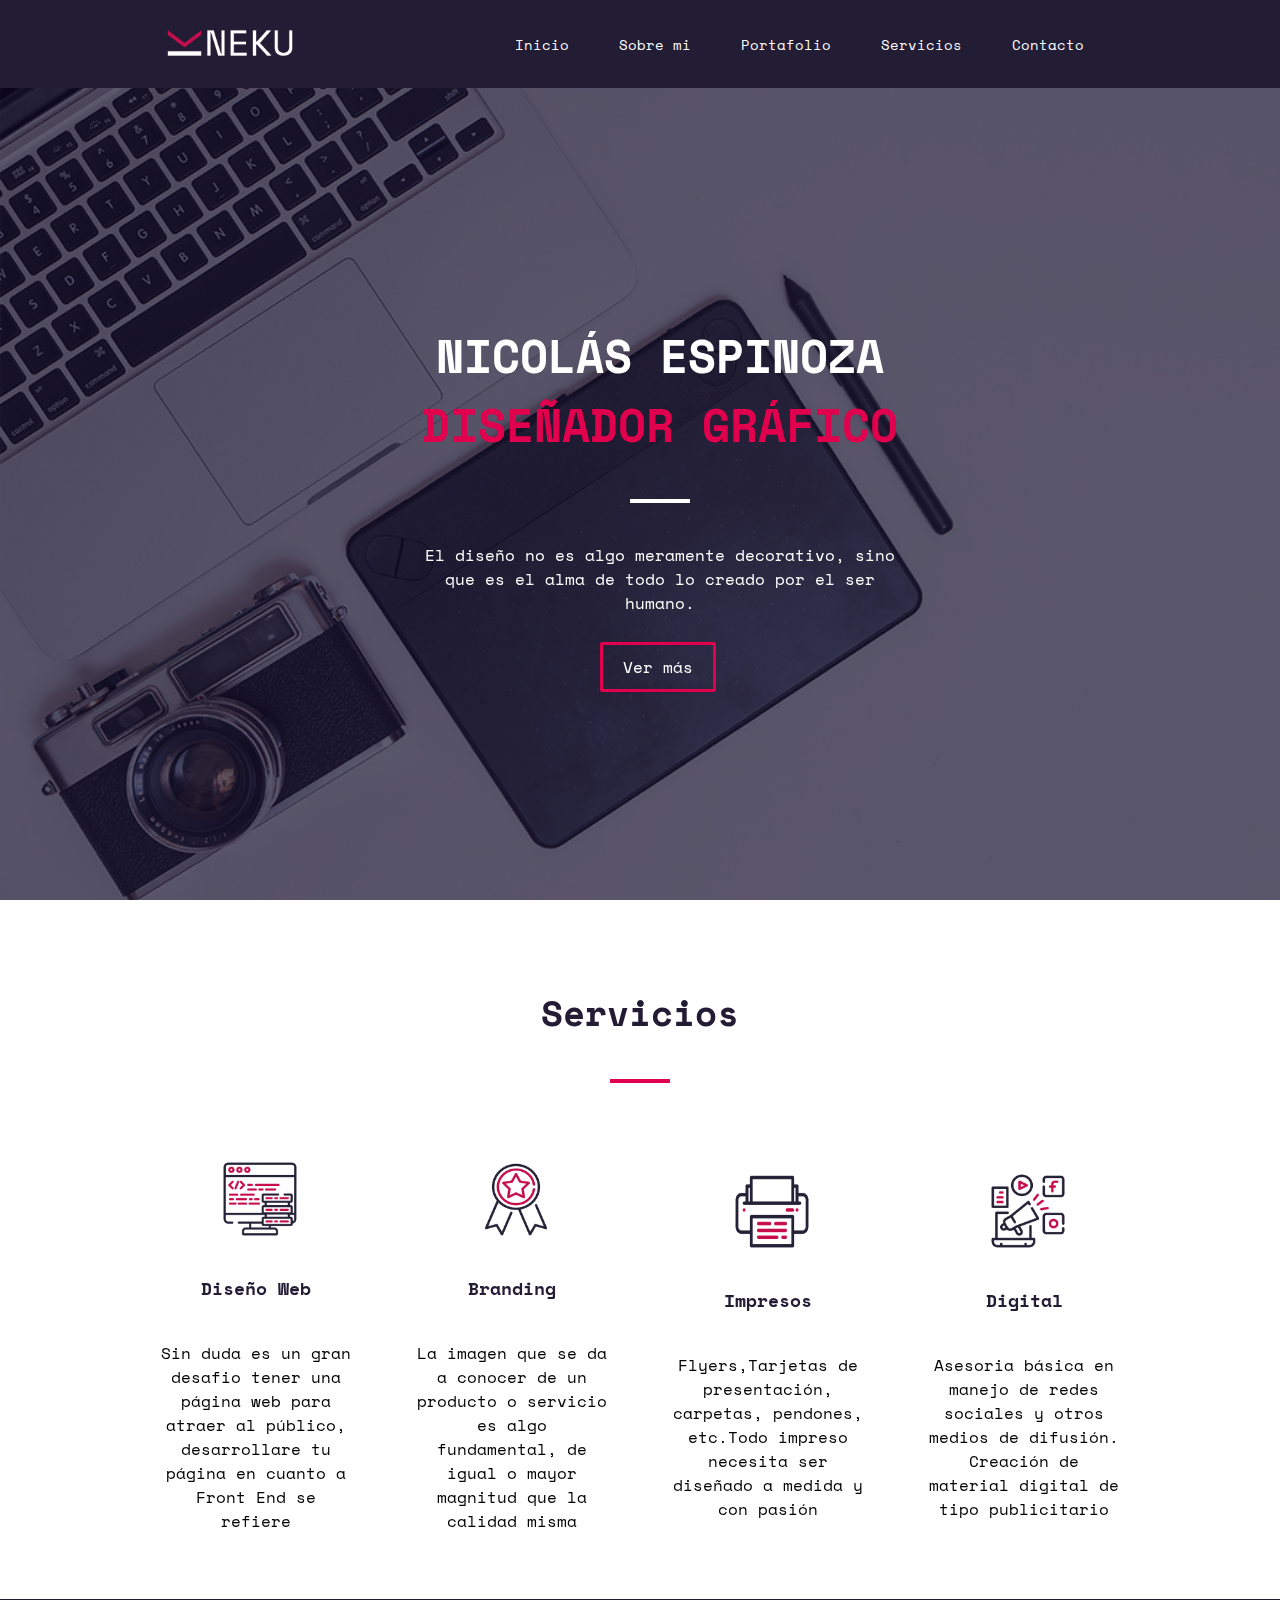
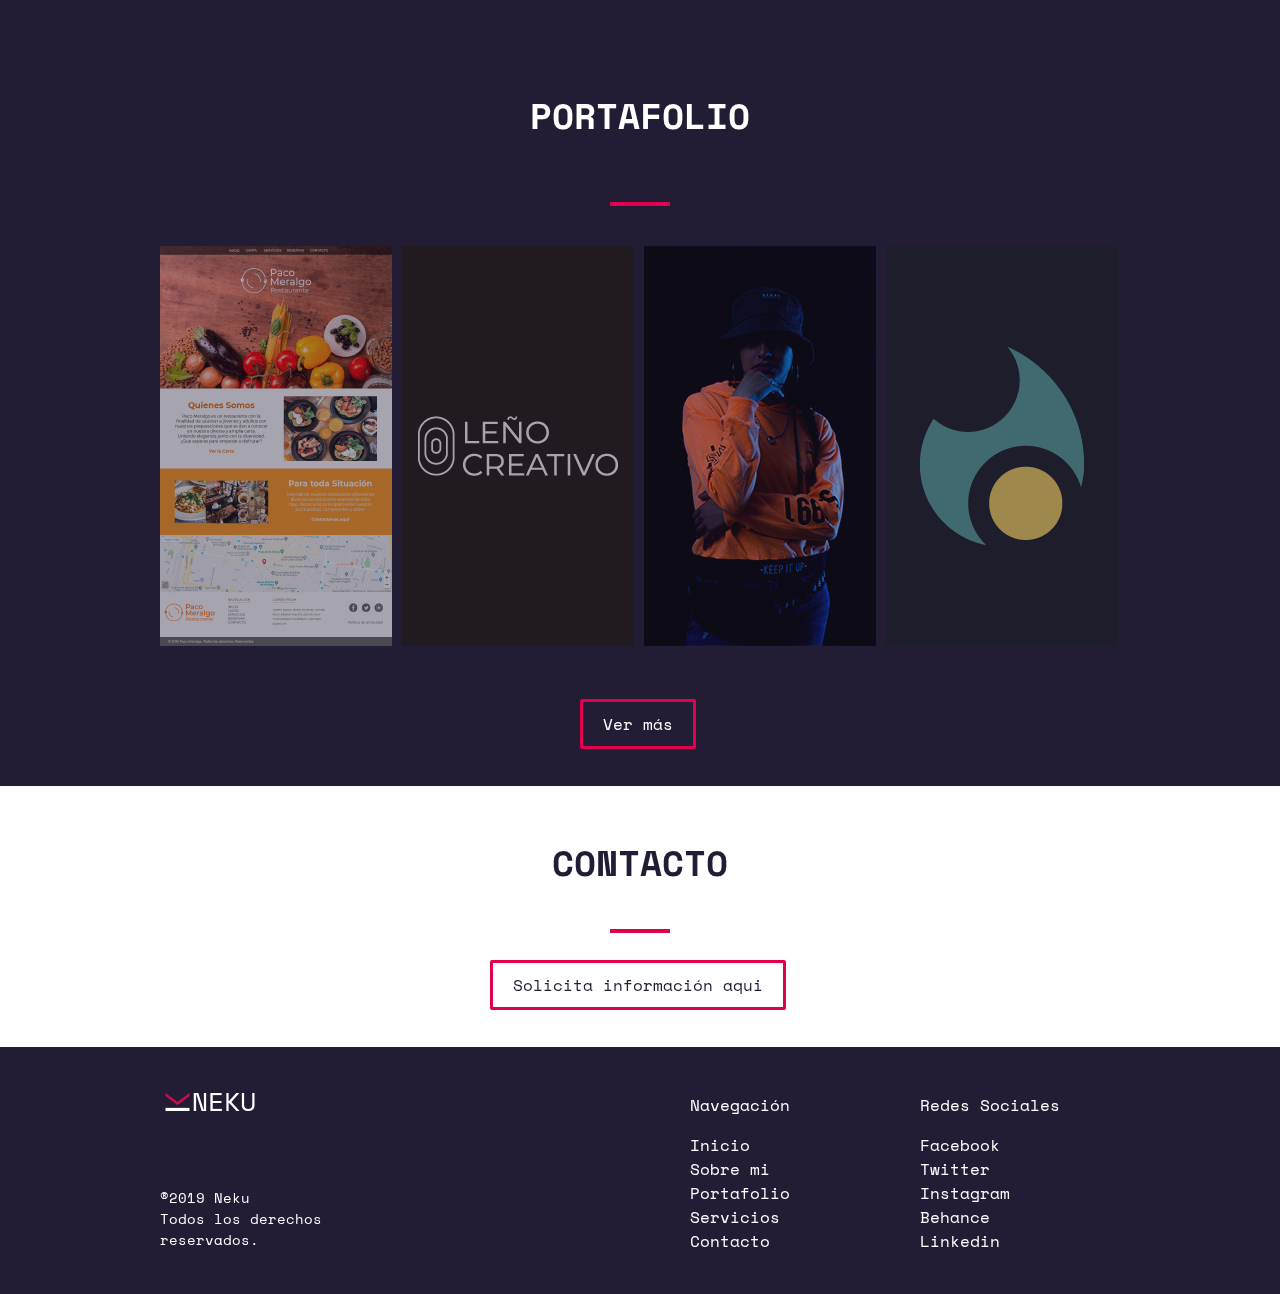
<file: index.html>
<!doctype html>
<html>
<head>
<meta charset="utf-8">
<title>Neku | Diseñador Gráfico</title>
    <link href="css/style.css" rel="stylesheet">
	<link href="https://fonts.googleapis.com/css?family=Space+Mono&display=swap" rel="stylesheet">
</head>

<body>
	
	<header>
		<div class="header_container">
			<div class="logo">
				<img src="img/LogoNeku.png" alt="#">
			</div>
			<nav>
				<ul>
					<li><a href="index.html">Inicio</a></li>
					<li><a href="sobremi.html">Sobre mi</a></li>
					<li><a href="portafolio.html">Portafolio</a></li>
					<li><a href="servicios.html">Servicios</a></li>
					<li><a href="contacto.html">Contacto</a></li>
				</ul>
			</nav>
		</div>
	</header>
	
	<div class="big_container">
		<div class="slider">
			<ul>
				<li><img src="img/1.jpg" alt="#"></li>
				<li><img src="img/2.jpg" alt="#"></li>
				<li><img src="img/4.jpg" alt="#"></li>
				<li><img src="img/3.jpg" alt="#"></li>
			</ul>
			
			<div class="texto_slider">
				<div class="text_slide">
					<h1>NICOLÁS ESPINOZA</h1>
					<h2>DISEÑADOR GRÁFICO</h2>
					<div class="barra1">
						<div class="barrita1">
							<!--Separación barra blanca-->
						</div>
					</div>
					<p>El diseño no es algo meramente decorativo, sino que es el alma de todo lo creado por el ser humano.</p>
					<div class="botton_slide">
						<a href="sobremi.html">Ver más</a>
					</div>
				</div>
			</div>
		</div>		
		
		<div class="servicios_inicio">
			<div class="servicioini_centro">
				<div class="servi_titulo">
					<h3>Servicios</h3>
				</div>
				<div class="barrita_servicioini">
					<!--Barra-->
				</div>
				<div class="servicioini_iconos">
					<div class="icono"> 
						<figure class="Web">
							<img src="img/ico1.png" alt="">
						</figure>
						<h4>Diseño Web</h4>
						<p>Sin duda es un gran desafio tener una página web para atraer al público, desarrollare tu página en cuanto a Front End se refiere</p>
					</div>
					<div class="icono"> 
						<figure class="Branding">
							<img src="img/ico2.png" alt="">
						</figure>
						<h4>Branding</h4>
						<p>La imagen que se da a conocer de un producto o servicio es algo fundamental, de igual o mayor magnitud que la calidad misma</p>
					</div>
					<div class="icono"> 
						<figure class="Impresos">
							<img src="img/ico3.png" alt="">
						</figure>
						<h4>Impresos</h4>
						<p>Flyers,Tarjetas de presentación, carpetas, pendones, etc.Todo impreso necesita ser diseñado a medida y con pasión</p>
					</div>
					<div class="icono"> 
						<figure class="Digital">
							<img src="img/ico4.png" alt="">
						</figure>
						<h4>Digital</h4>
						<p>Asesoria básica en manejo de redes sociales y otros medios de difusión. Creación de material digital de tipo publicitario</p>
					</div>
				</div>
			</div>
		</div>
		
		<div class="portafolio_container">
			<div class="porta_center">
				<h5>PORTAFOLIO</h5>
				<div class="barritaportafolio">
					<!--Barra-->
				</div>
				<div class="imgporta4">
					<img src="img/Porta1.png" alt="#">
					<img src="img/Porta2.png" alt="#">
					<img src="img/img_01.jpg" alt="#">
					<img src="img/Porta4.png" alt="#">
				</div>
				<div class="boton_portafolio">
					<a href="#">Ver más</a>
				</div>
			</div>
		</div>
		
		<div class="contacto_container">
			<div class="contacto_centro">
				<h6>CONTACTO</h6>
				<div class="barrita_contacto">
					<!--Barra-->
				</div>
				<div class="boton_contacto">
					<a href="contacto.html">Solicita información aqui</a>
				</div>
			</div>
		</div>
		
		<footer>
			<div class="footer_centro">
				<div class="footer_izq">
					<img src="img/LogoNeku.png" alt="#">
					<p>®2019 Neku <br> Todos los derechos reservados.</p>
				</div>
				<div class="footer_medio">
					<p>Navegación</p>
					<ul>
						<li><a href="index.html">Inicio</a></li>
						<li><a href="sobremi.html">Sobre mi</a></li>
						<li><a href="portafolio.html">Portafolio</a></li>
						<li><a href="servicios.html">Servicios</a></li>
						<li><a href="contacto.html">Contacto</a></li>
					</ul>
				</div>
				<div class="footer_derecha">
				    <p>Redes Sociales</p>
					<ul>
						<li><a href="#">Facebook</a></li>
						<li><a href="#">Twitter</a></li>
						<li><a href="#">Instagram</a></li>
						<li><a href="#">Behance</a></li>
						<li><a href="#">Linkedin</a></li>
					</ul>
				</div>
			</div>
		</footer>
		
	</div>
</body>
</html>
</file>
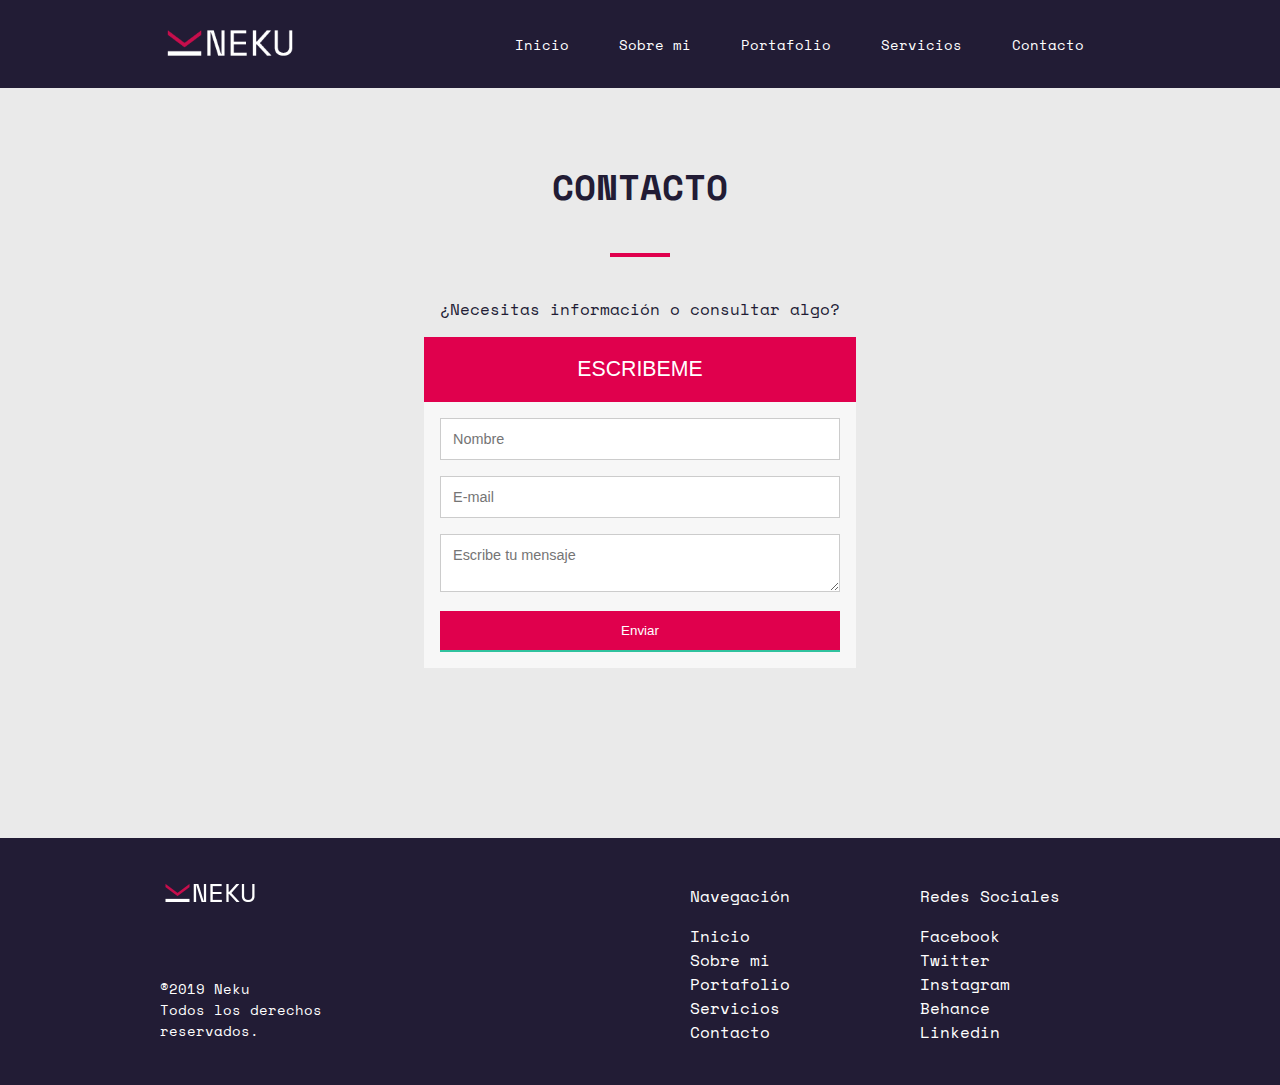
<file: contacto.html>
<!doctype html>
<html>
<head>
<meta charset="utf-8">
<title>Neku | Diseñador Gráfico</title>
    <link href="css/style.css" rel="stylesheet">
	<link href="https://fonts.googleapis.com/css?family=Space+Mono&display=swap" rel="stylesheet">
</head>

<body>
	<header>
		<div class="header_container">
			<div class="logo">
				<img src="img/LogoNeku.png" alt="#">
			</div>
			<nav>
				<ul>
					<li><a href="index.html">Inicio</a></li>
					<li><a href="sobremi.html">Sobre mi</a></li>
					<li><a href="portafolio.html">Portafolio</a></li>
					<li><a href="servicios.html">Servicios</a></li>
					<li><a href="contacto.html">Contacto</a></li>
				</ul>
			</nav>
		</div>
	</header>
	<div class="big_container">
		<div class="contacto">
			<div class="contacto_centrado">
				<div class="contactotexto">
					<h1>CONTACTO</h1>
					<div class="barritacontacto">
						<!--barra separadora-->
					</div>
					<p>¿Necesitas información o consultar algo?</p>
				</div>
				<div class="formulario">
				<h1>ESCRIBEME</h1>
					<form>
						<input type="text" name="field1" placeholder="Nombre" />
						<input type="email" name="field2" placeholder="E-mail" />
						<textarea name="field3" placeholder="Escribe tu mensaje"></textarea>
						<input type="submit" value="Enviar" />
					</form>
				</div>
			</div>
		</div>
			
		<footer>
			<div class="footer_centro">
				<div class="footer_izq">
					<img src="img/LogoNeku.png" alt="#">
					<p>®2019 Neku <br> Todos los derechos reservados.</p>
				</div>
				<div class="footer_medio">
					<p>Navegación</p>
					<ul>
						<li><a href="index.html">Inicio</a></li>
						<li><a href="sobremi.html">Sobre mi</a></li>
						<li><a href="portafolio.html">Portafolio</a></li>
						<li><a href="servicios.html">Servicios</a></li>
						<li><a href="contacto.html">Contacto</a></li>
					</ul>
				</div>
				<div class="footer_derecha">
				    <p>Redes Sociales</p>
					<ul>
						<li><a href="#">Facebook</a></li>
						<li><a href="#">Twitter</a></li>
						<li><a href="#">Instagram</a></li>
						<li><a href="#">Behance</a></li>
						<li><a href="#">Linkedin</a></li>
					</ul>
				</div>
			</div>
		</footer>
		</div>
</body>
</html>
</file>
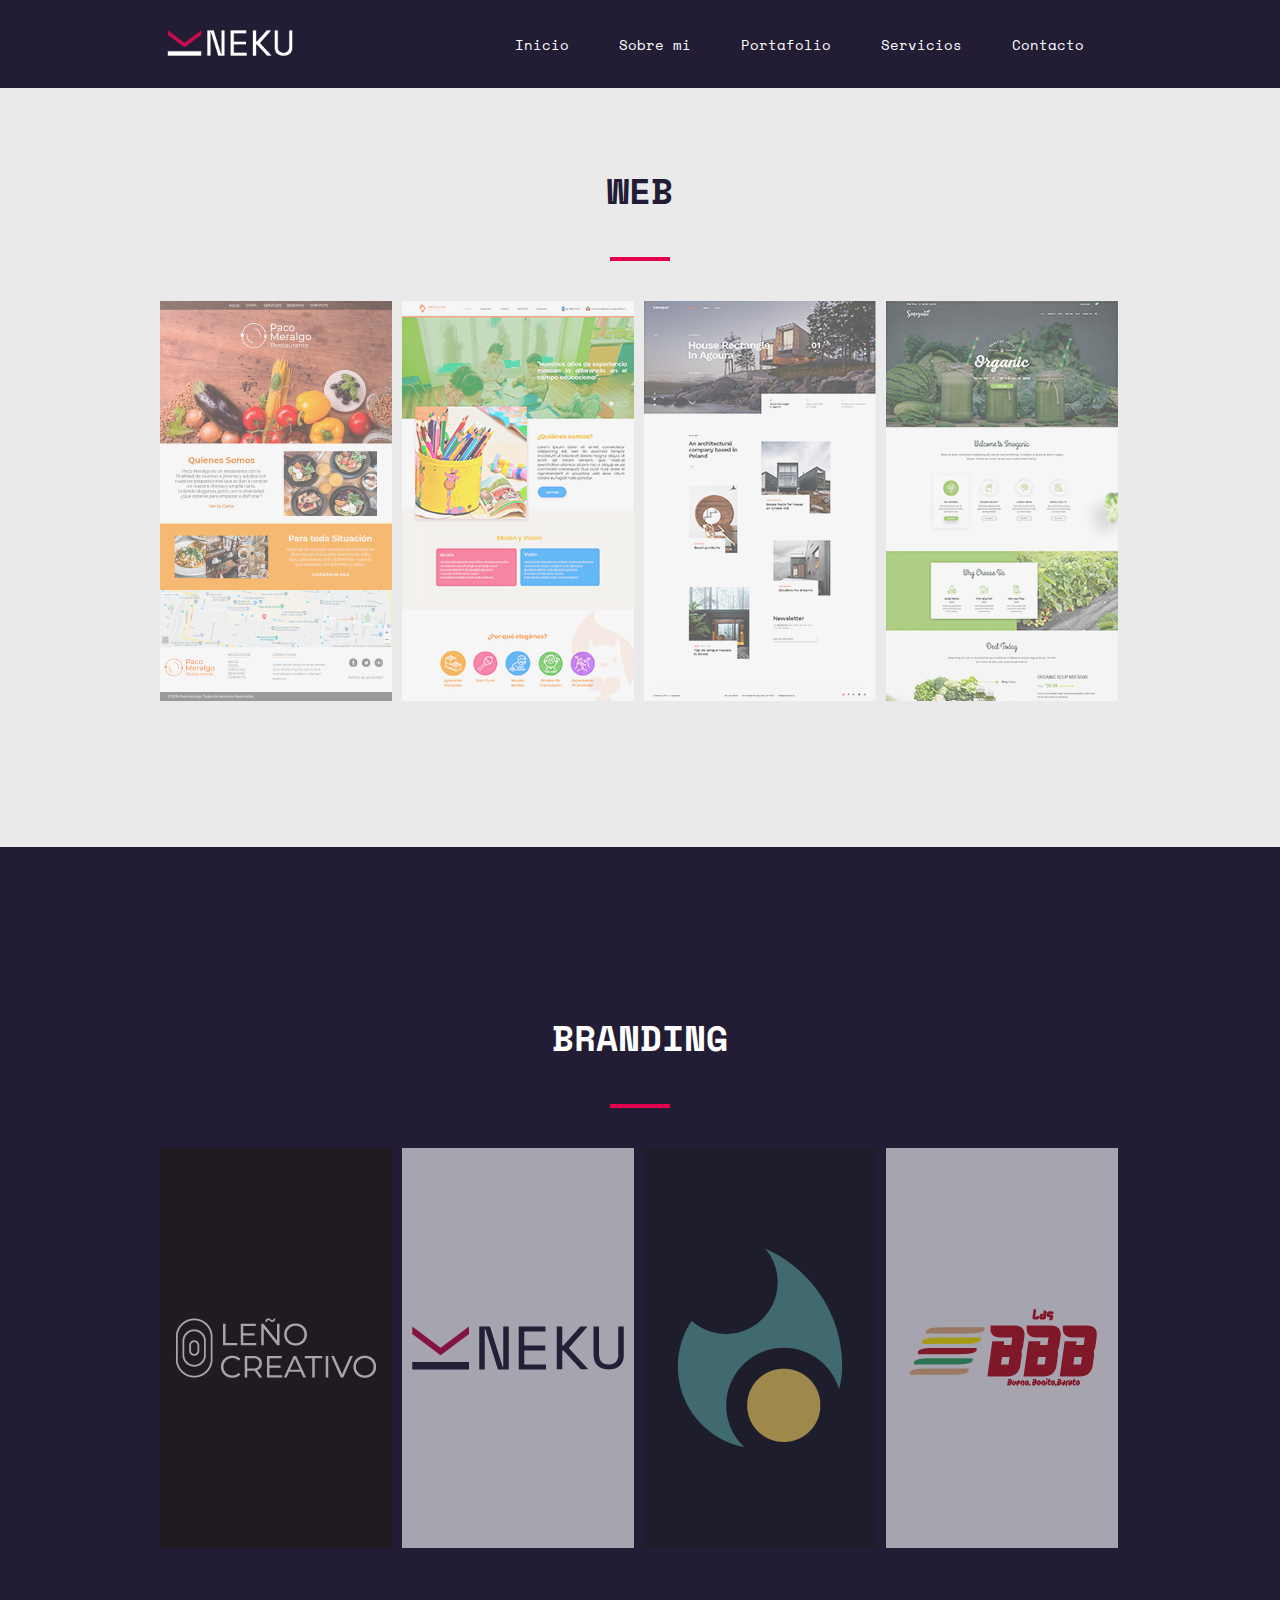
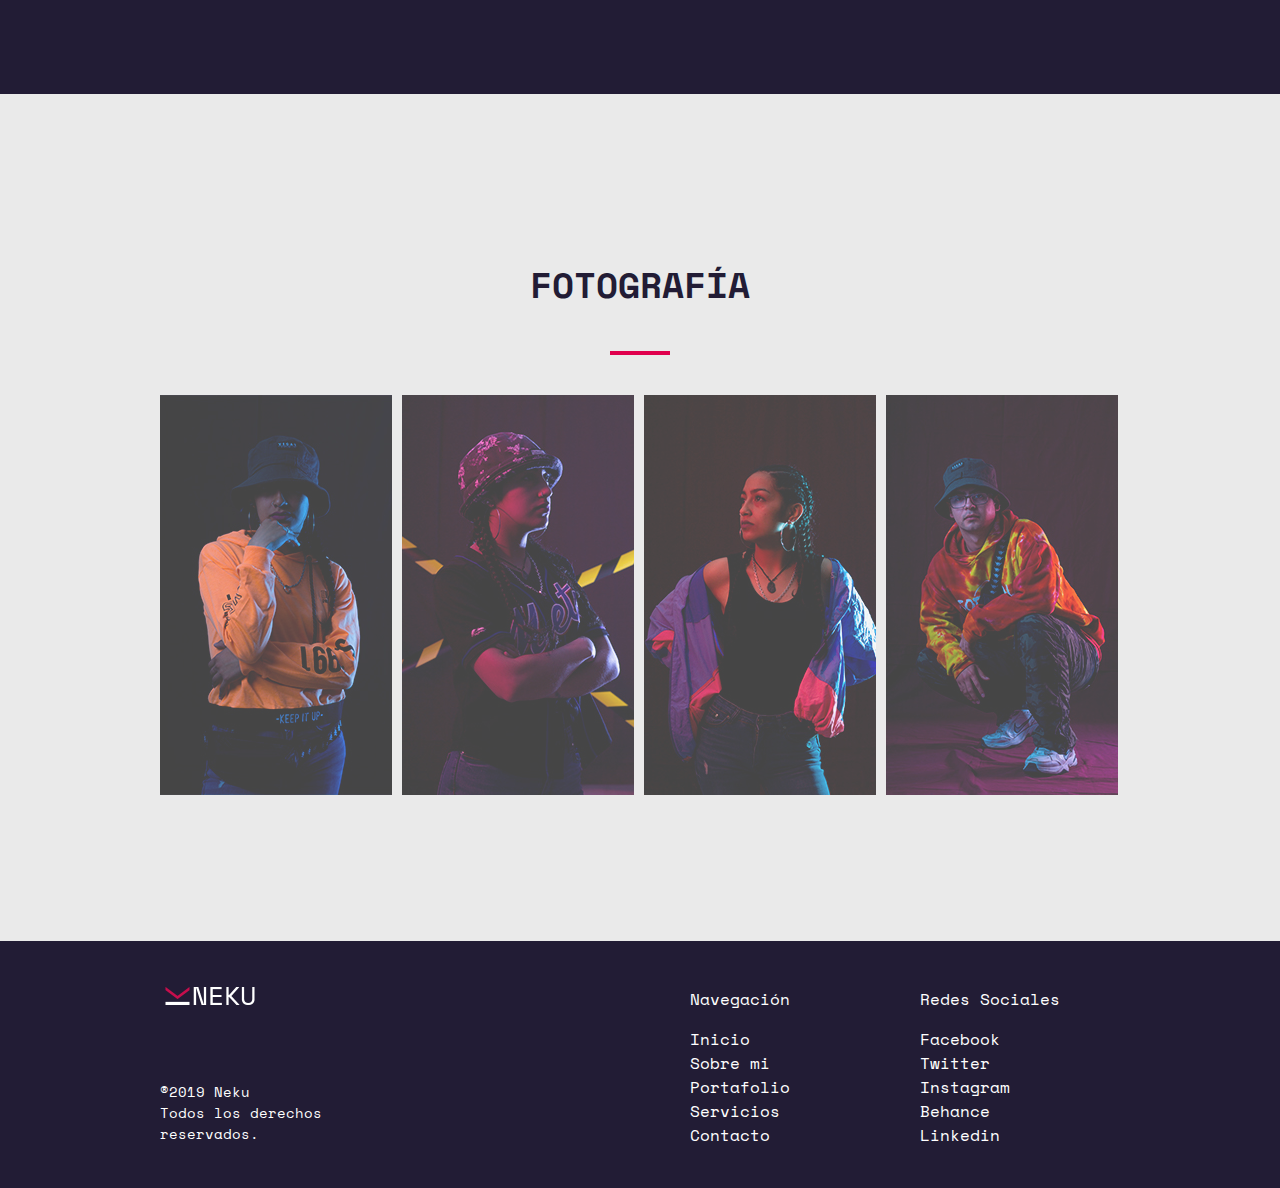
<file: portafolio.html>
<!doctype html>
<html>
<head>
<meta charset="utf-8">
<title>Neku | Diseñador Gráfico</title>
    <link href="css/style.css" rel="stylesheet">
	<link href="https://fonts.googleapis.com/css?family=Space+Mono&display=swap" rel="stylesheet">
</head>

<body>
	<header>
		<div class="header_container">
			<div class="logo">
				<img src="img/LogoNeku.png" alt="#">
			</div>
			<nav>
				<ul>
					<li><a href="index.html">Inicio</a></li>
					<li><a href="sobremi.html">Sobre mi</a></li>
					<li><a href="portafolio.html">Portafolio</a></li>
					<li><a href="servicios.html">Servicios</a></li>
					<li><a href="contacto.html">Contacto</a></li>
				</ul>
			</nav>
		</div>
	</header>
	<div class="big_container">
			<div class="portweb">
			<div class="portweb_centro">
					<h1>WEB</h1>
					<div class="barritaportweb">
						<!--Barra separadora portafolio-->
					</div>
					<div class="imgweb4">
						<img src="img/Porta1.png" alt="#">
						<img src="img/img_02.jpg" alt="#">
						<img src="img/img_04.jpg" alt="#">
						<img src="img/img_03.jpg" alt="#">
					</div>
			</div>
		</div>
		<div class="portbrand">
			<div class="portbrand_centro">
					<h1>BRANDING</h1>
					<div class="barritaportbrand">
						<!--Barra separadora portafolio-->
					</div>
					<div class="imgportbrand">
						<img src="img/Porta2.png" alt="#">
						<img src="img/Porta3.png" alt="#">
						<img src="img/Porta4.png" alt="#">
						<img src="img/img_05.jpg" alt="#">
					</div>
			</div>
		</div>
		<div class="portfoto">
			<div class="portfoto_centro">
					<h1>FOTOGRAFÍA</h1>
					<div class="barritaportfoto">
						<!--Barra separadora portafolio-->
					</div>
					<div class="imgportfoto">
						<img src="img/img_01.jpg" alt="#">
						<img src="img/img_06.jpg" alt="#">
						<img src="img/img_07.jpg" alt="#">
						<img src="img/img_08.jpg" alt="#">
					</div>
			</div>
		</div>
		<footer>
			<div class="footer_centro">
				<div class="footer_izq">
					<img src="img/LogoNeku.png" alt="#">
					<p>®2019 Neku <br> Todos los derechos reservados.</p>
				</div>
				<div class="footer_medio">
					<p>Navegación</p>
					<ul>
						<li><a href="index.html">Inicio</a></li>
						<li><a href="sobremi.html">Sobre mi</a></li>
						<li><a href="portafolio.html">Portafolio</a></li>
						<li><a href="servicios.html">Servicios</a></li>
						<li><a href="contacto.html">Contacto</a></li>
					</ul>
				</div>
				<div class="footer_derecha">
				    <p>Redes Sociales</p>
					<ul>
						<li><a href="#">Facebook</a></li>
						<li><a href="#">Twitter</a></li>
						<li><a href="#">Instagram</a></li>
						<li><a href="#">Behance</a></li>
						<li><a href="#">Linkedin</a></li>
					</ul>
				</div>
			</div>
		</footer>
		</div>
</body>
</html>
</file>
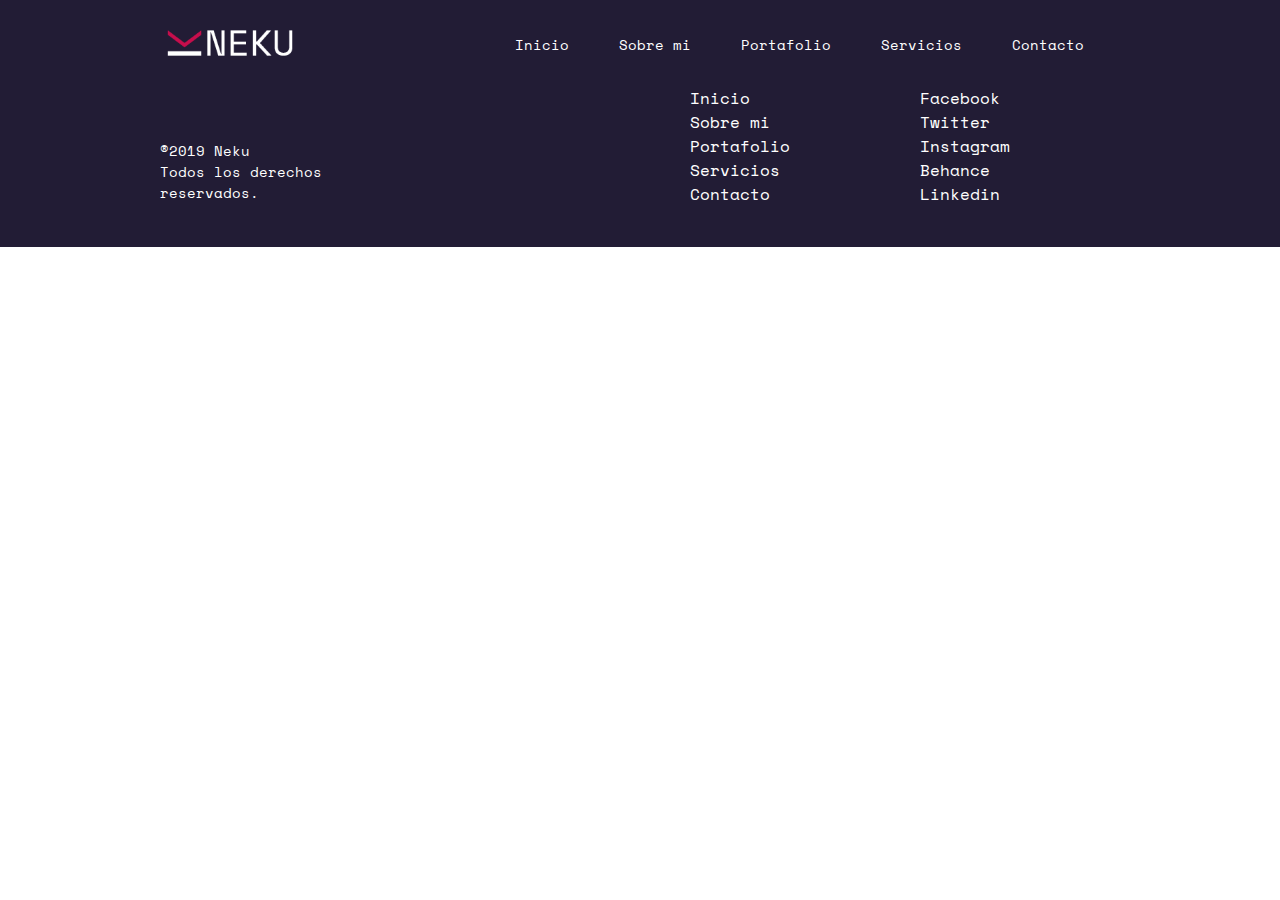
<file: servicios.html>
<!doctype html>
<html>
<head>
<meta charset="utf-8">
<title>Neku | Diseñador Gráfico</title>
    <link href="css/style.css" rel="stylesheet">
	<link href="https://fonts.googleapis.com/css?family=Space+Mono&display=swap" rel="stylesheet">
</head>

<body>
	<header>
		<div class="header_container">
			<div class="logo">
				<img src="img/LogoNeku.png" alt="#">
			</div>
			<nav>
				<ul>
					<li><a href="index.html">Inicio</a></li>
					<li><a href="sobremi.html">Sobre mi</a></li>
					<li><a href="portafolio.html">Portafolio</a></li>
					<li><a href="servicios.html">Servicios</a></li>
					<li><a href="contacto.html">Contacto</a></li>
				</ul>
			</nav>
		</div>
	</header>
	<div class="big_container">
			
		<footer>
			<div class="footer_centro">
				<div class="footer_izq">
					<img src="img/LogoNeku.png" alt="#">
					<p>®2019 Neku <br> Todos los derechos reservados.</p>
				</div>
				<div class="footer_medio">
					<p>Navegación</p>
					<ul>
						<li><a href="index.html">Inicio</a></li>
						<li><a href="sobremi.html">Sobre mi</a></li>
						<li><a href="portafolio.html">Portafolio</a></li>
						<li><a href="servicios.html">Servicios</a></li>
						<li><a href="contacto.html">Contacto</a></li>
					</ul>
				</div>
				<div class="footer_derecha">
				    <p>Redes Sociales</p>
					<ul>
						<li><a href="#">Facebook</a></li>
						<li><a href="#">Twitter</a></li>
						<li><a href="#">Instagram</a></li>
						<li><a href="#">Behance</a></li>
						<li><a href="#">Linkedin</a></li>
					</ul>
				</div>
			</div>
		</footer>
		</div>
</body>
</html>
</file>
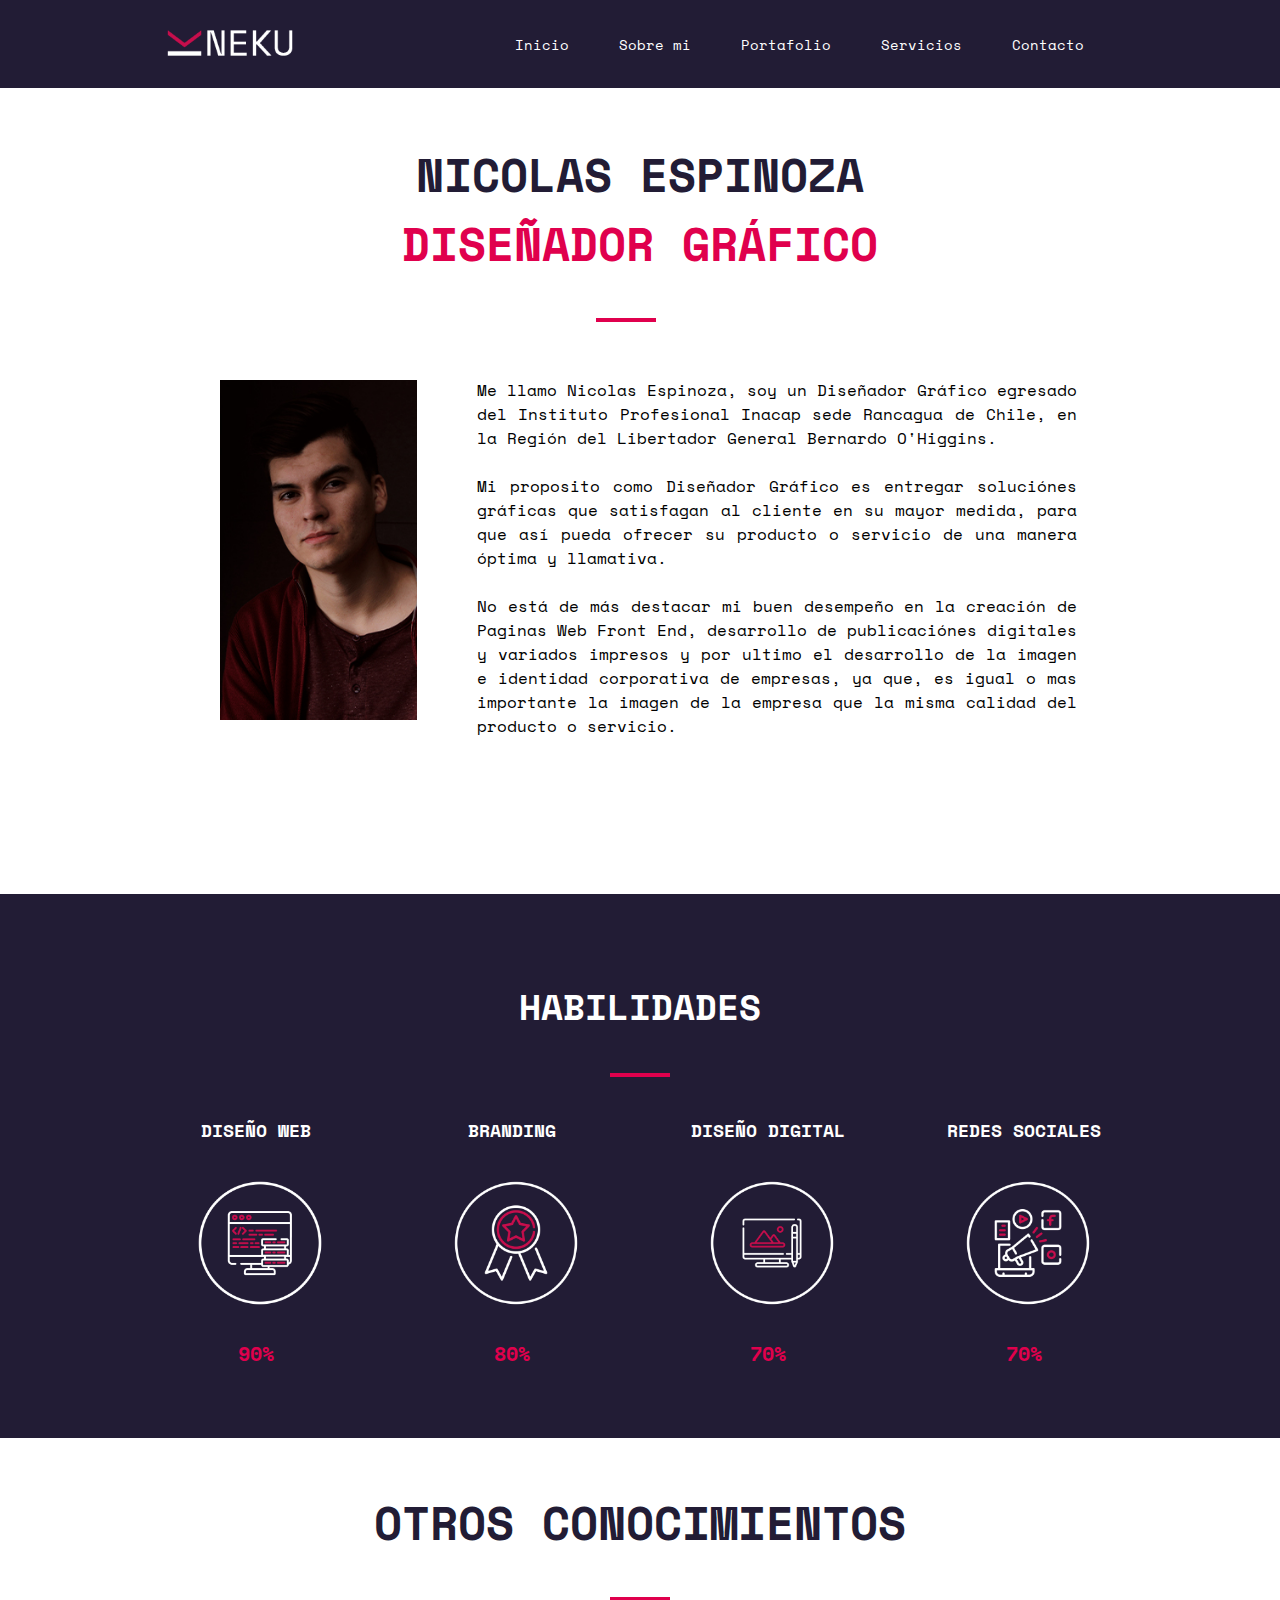
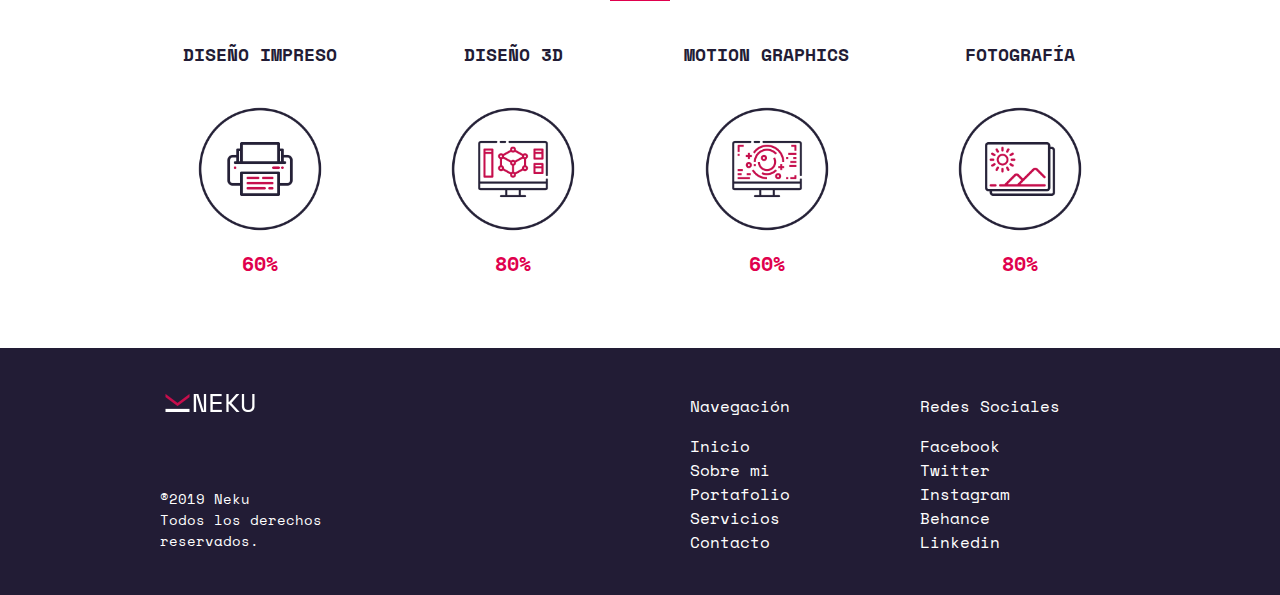
<file: sobremi.html>
<!doctype html>
<html>
<head>
<meta charset="utf-8">
<title>Neku | Sobre mi</title>
    <link href="css/style.css" rel="stylesheet">
	<link href="https://fonts.googleapis.com/css?family=Space+Mono&display=swap" rel="stylesheet">
</head>

<body>
	<header>
		<div class="header_container">
			<div class="logo">
				<img src="img/LogoNeku.png" alt="#">
			</div>
			<nav>
				<ul>
					<li><a href="index.html">Inicio</a></li>
					<li><a href="sobremi.html">Sobre mi</a></li>
					<li><a href="portafolio.html">Portafolio</a></li>
					<li><a href="servicios.html">Servicios</a></li>
					<li><a href="contacto.html">Contacto</a></li>
				</ul>
			</nav>
		</div>
	</header>
	<div class="big_container">
		<div class="sobremi_principal">
			<div class="sobremi_centro">
					<h1>NICOLAS ESPINOZA</h1>
					<h2>DISEÑADOR GRÁFICO</h2>
					<div class="barrita_nico">
						<!--Barrita separadora nico-->
					</div>
					<div class="abajo_nico">
						<div class="foto_nico">
							<img src="img/Sobremi.jpg" alt="#">
						</div>
						<div class="texto_sobremi">
							<p>Me llamo Nicolas Espinoza, soy un Diseñador Gráfico egresado del Instituto Profesional Inacap sede Rancagua de Chile, en la Región del Libertador General Bernardo O'Higgins.<br>
								<br>Mi proposito como Diseñador Gráfico es entregar soluciónes gráficas que satisfagan al cliente en su mayor medida, para que así pueda ofrecer su producto o servicio de una manera óptima y llamativa.<br>
								<br>
								No está de más destacar mi buen desempeño en la creación de Paginas Web Front End, desarrollo de publicaciónes digitales y variados impresos y por ultimo el desarrollo de la imagen e identidad corporativa de empresas, ya que, es igual o mas importante la imagen de la empresa que la misma calidad del producto o servicio.
							</p>
						</div>
					</div>
		</div>
		</div>
		<div class="habilidades">
					<div class="habilidades_centro">
						<div class="habilidades_titulo">
							<h3>HABILIDADES</h3>
						</div>
						<div class="barrita_habilidades">
							<!--Barra separadora-->
						</div>
						<div class="habilidades_iconos">
							<div class="icono">
								<h4>DISEÑO WEB</h4>
						<figure class="diseñoweb">
							<img src="img/Sobremi_01.png" alt="">
						</figure>
						
						<p>90%</p>
					</div>
					<div class="icono"> 
						<h4>BRANDING</h4>
						<figure class="redessociales">
							<img src="img/Sobremi_02.png" alt="">
						</figure>
						
						<p>80%</p>
					</div>
					<div class="icono"> 
						<h4>DISEÑO DIGITAL</h4>
						<figure class="diseñodigital">
							<img src="img/Sobremi_03.png" alt="">
						</figure>
						
						<p>70%</p>
					</div>
					<div class="icono"> 
						<h4>REDES SOCIALES</h4>
						<figure class="redessociales">
							<img src="img/Sobremi_04.png" alt="">
						</figure>
						
						<p>70%</p>
					</div>
						</div>
			</div>
				</div>
		<div class="conocimientos">
			<div class="conocimientos_centro">
				<div class="conocimientos_titulo">
							<h5>OTROS CONOCIMIENTOS</h5>
						</div>
						<div class="barrita_conocimientos">
							<!--Barra separadora-->
						</div>
						<div class="conocimientos_iconos">
							<div class="icono">
								<h6>DISEÑO IMPRESO</h6>
						<figure class="diseñoweb">
							<img src="img/hab_01.png" alt="">
						</figure>
						
						<p>60%</p>
					</div>
					<div class="icono"> 
						<h6>DISEÑO 3D</h6>
						<figure class="redessociales">
							<img src="img/hab_02.png" alt="">
						</figure>
						
						<p>80%</p>
					</div>
					<div class="icono"> 
						<h6>MOTION GRAPHICS</h6>
						<figure class="diseñodigital">
							<img src="img/hab_03.png" alt="">
						</figure>
						
						<p>60%</p>
					</div>
					<div class="icono"> 
						<h6>FOTOGRAFÍA</h6>
						<figure class="redessociales">
							<img src="img/hab_04.png" alt="">
						</figure>
						
						<p>80%</p>
					</div>
						</div>
			</div>
		</div>
		<footer>
			<div class="footer_centro">
				<div class="footer_izq">
					<img src="img/LogoNeku.png" alt="#">
					<p>®2019 Neku <br> Todos los derechos reservados.</p>
				</div>
				<div class="footer_medio">
					<p>Navegación</p>
					<ul>
						<li><a href="index.html">Inicio</a></li>
						<li><a href="sobremi.html">Sobre mi</a></li>
						<li><a href="portafolio.html">Portafolio</a></li>
						<li><a href="#">Servicios</a></li>
						<li><a href="#">Contacto</a></li>
					</ul>
				</div>
				<div class="footer_derecha">
				    <p>Redes Sociales</p>
					<ul>
						<li><a href="#">Facebook</a></li>
						<li><a href="#">Twitter</a></li>
						<li><a href="#">Instagram</a></li>
						<li><a href="#">Behance</a></li>
						<li><a href="#">Linkedin</a></li>
					</ul>
				</div>
			</div>
		</footer>
	</div>
</body>
</html>
</file>
<file: css/style.css>
@charset "utf-8";
/* CSS Document */
/*font-family: 'Space Mono', monospace;*/

body {
	margin: 0;
	padding: 0;
	font-family: 'Space Mono', monospace;
}
header{
	background-color: #221C35;
	width: 100%;
	position: fixed;
	z-index: 1043;
}
header .header_container{
	margin: 0px auto;
	width: 960px;
	display: flex;
	flex-direction: row;
	align-content: center;
}
header .header_container .logo{
	width: 140px;
	display: inline-block;
	vertical-align: top;
	margin-top: 8px;
}

header .header_container .logo img{
	width: 140px;
}

header .header_container nav{
	display: inline-flex;
	padding: 16px;
	align-items: center;
	margin-left: auto;
}

header .header_container nav ul li{
	display: inline-block;
	vertical-align: top;
}

header .header_container nav ul li a{
	font-size: 14px;
	color: white;
	text-decoration: none;
	padding: 10px 20px;
	transition: color .5s ease-out;
}

header .header_container nav ul li a:hover{
	color: #E0004D;
}

.big_container {
	margin: 0;
	padding: 0;
}
.big_container .slider{
	margin: 0 auto;
	padding: 0 auto;
	width: 100%;
	overflow: hidden;
	position: relative;
}
.big_container .slider ul{
	padding: 0;
	display: flex;
	width: 3940px;
	margin: 0;
	animation: animslider 24s infinite alternate;
}

.big_container .slider ul li{
	list-style: none;
	height: 100vh;
}

.big_container .slider ul li img{
	width: 1690px;
	height: 100vh;
	object-fit: cover;
	mix-blend-mode: soft-light;
}

@keyframes animslider {
	0% {margin-left: 0px;}
	20% {margin-left: 0px;}
	
	25% {margin-left: -1690px;}
	45% {margin-left: -1690px;}
	
	50% {margin-left: -3380px;}
	70% {margin-left: -3380px;}
	
	75% {margin-left: -5070px;}
	100%{margin-left: -5070px;}
	}
.big_container .texto_slider {
	position: absolute;
	height: 100%;
	width: 960px;
	margin: 0 auto;
	right: 0;
	left: 0;
	top: 20px;
	bottom: 0px;
	display: flex;
	flex-direction: column;
	justify-content: center;
}

.big_container .texto_slider .text_slide {
	width: 50%;
    margin-left: 260px;
	margin-top: 60px;
}
.big_container .texto_slider .text_slide h1{
	color: white;
	font-size: 46px;
	text-align: center;
	margin: 0;
}

.big_container .texto_slider .text_slide h2{
	color: #E0004D;
	font-size: 46px;
	text-align: center;
	margin: 0;
}

.big_container .texto_slider .barra1{
	width: 960px;
	
}

.big_container .texto_slider .barra1 .barrita1{
	background-color: white;
	height: 4px;
	width: 60px;
	margin-left: 210px;
	margin-bottom: 40px;
	margin-top: 40px;
}

.big_container .texto_slider .text_slide p{
	color: white;
	font-size: 16px;
	text-align: center;
}
.big_container .texto_slider .text_slide .botton_slide{
	margin-left: 180px;
	margin-top: 40px;
}

.big_container .texto_slider .text_slide .botton_slide a{
	color: white;
	text-decoration: none;
	font-size: 16px;
	border-style:solid;
	padding: 10px 20px;
	border-color: #E0004D;
	border-radius: 2px;
}

.big_container .servicios_inicio {
	width: 100%;
}

.big_container .servicios_inicio .servicioini_centro {
	width: 960px;
	margin: 0 auto;
	padding: 50px 15px;
}
.big_container .servicios_inicio .servicioini_centro .servi_titulo h3{
	font-size: 36px;
	text-align: center;
	color: #221C35;
	font-weight: 800;
}

 .big_container .servicios_inicio .servicioini_centro .barrita_servicioini {
	background-color: #E0004D;
	height: 4px;
	width: 60px;
	margin-left: 450px;
	margin-bottom: 40px;
	margin-top: 40px;
}

.big_container .servicios_inicio .servicioini_centro .servicioini_iconos {
	display: flex;
	width: 100%;
	flex-direction: row;
	flex-wrap: wrap;
	justify-content: space-between;
}

.big_container .servicios_inicio .servicioini_centro .servicioini_iconos .icono figure{
	height: 120px;
	width: 120px;
	display: flex;
	flex-direction: column;
	align-items: center;
	justify-content: center;
}

.big_container .servicios_inicio .servicioini_centro .servicioini_iconos .icono figure img{
	width: 80px;
	height: auto;
}
.big_container .servicios_inicio .servicioini_centro .servicioini_iconos .icono {
	text-align: center;
	max-width: 20%;
	display: flex;
	flex-direction: column;
	justify-content: center;
}
.big_container .servicios_inicio .servicioini_centro .servicioini_iconos .icono h4{
	font-weight: 600;
	color: #221C35;
	margin-top: 0;
	font-size: 18px;
}
.big_container .servicios_inicio .servicioini_centro .servicioini_iconos .icono p{
	text-align: center;
	font-size: 16px;
}
.big_container .portafolio_container {
	width: 100%;
	background-color: #221C35;
}
.big_container .portafolio_container .porta_center {
	width: 960px;
	margin: 0 auto;
	padding: 30px 15px;
}
.big_container .portafolio_container .porta_center h5{
	text-align: center;
	color: white;
	font-size: 36px;
	font-weight: 800;
}
.big_container .portafolio_container .porta_center .barritaportafolio {
	background-color: #E0004D;
	height: 4px;
	width: 60px;
	margin-left: 450px;
	margin-bottom: 40px;
	margin-top: 40px;
}

.big_container .portafolio_container .porta_center .imgporta4 {
	width: 100%;
	height: 100%;
}

.big_container .portafolio_container .porta_center .imgporta4 img{
	width: 232px;
	height: 400px;
	display: inline-block;
	opacity: 60%;
	transition: opacity .5s ease-out;
}

.big_container .portafolio_container .porta_center .imgporta4 img:hover{
	opacity: 100%;
}

.big_container .portafolio_container .porta_center .boton_portafolio{
	margin-top: 60px ;
	margin-left: 420px;
	margin-bottom: 20px;
}

.big_container .portafolio_container .porta_center .boton_portafolio a{
	color: white;
	text-decoration: none;
	font-size: 16px;
	border-style:solid;
	padding: 10px 20px;
	border-color: #E0004D;
	border-radius: 2px;
}

.big_container .contacto_container{
	width: 100%;
	height: auto;
}

.big_container .contacto_container .contacto_centro{
	width: 960px;
	margin: 0 auto;
	padding: 50px 15px;
}

.big_container .contacto_container .contacto_centro h6{
	font-weight: 800;
	color: #221C35;
	margin-top: 0;
	font-size: 36px;
	text-align: center;
	margin: 0 auto;
}

.big_container .contacto_container .contacto_centro .barrita_contacto{
	background-color: #E0004D;
	height: 4px;
	width: 60px;
	margin-left: 450px;
	margin-bottom: 40px;
	margin-top: 40px;
}

.big_container .contacto_container .contacto_centro .boton_contacto{
	margin-left: 330px;
}

.big_container .contacto_container .contacto_centro .boton_contacto a{
	color: #221C35;
	text-decoration: none;
	font-size: 16px;
	border-style:solid;
	padding: 10px 20px;
	border-color: #E0004D;
	border-radius: 2px;
}

.big_container footer {
	width: 100%;
	background-color: #221C35;
}
.big_container footer .footer_centro {
	width: 960px;
	margin: 0 auto;
	padding: 30px 15px;
}
.big_container footer .footer_centro .footer_izq{
	display: inline-block;
	width: 200px;
	vertical-align: top;
}
.big_container footer .footer_centro .footer_izq img{
	width: 100px;
	margin-bottom: 40px;
}
.big_container footer .footer_centro .footer_izq p{
	color: white;
	font-size: 14px;
}

.big_container footer .footer_centro .footer_medio{
	display: inline-block;
	width: 200px;
	vertical-align: top;
	margin-left: 320px;
}

.big_container footer .footer_centro .footer_medio ul li {
	list-style: none;
}
.big_container footer .footer_centro .footer_medio ul{
	margin: 0;
	padding: 0;
}
.big_container footer .footer_centro .footer_medio ul li a{
	text-decoration: none;
	color: white;
	transition: color .5s ease-out;
}
.big_container footer .footer_centro .footer_medio ul li a:hover{
    color: #E0004D;
}


.big_container footer .footer_centro .footer_medio p{
	color: white;
	font-size: 16px;
}

.big_container footer .footer_centro .footer_derecha{
	display: inline-block;
	width: 200px;
	vertical-align: top;
	float: right;
}

.big_container footer .footer_centro .footer_derecha p{
	color: white;
}
.big_container footer .footer_centro .footer_derecha ul li{
	list-style: none;
}
.big_container footer .footer_centro .footer_derecha ul{
	margin: 0;
	padding: 0;
}
.big_container footer .footer_centro .footer_derecha ul li a{
	color: white;
	text-decoration: none;
	transition: color .5s ease-out;
}
.big_container footer .footer_centro .footer_derecha ul li a:hover{
	color:#E0004D; 
}

.big_container .sobremi_principal{
	width: 100%;
}

.big_container .sobremi_principal .sobremi_centro{
	width: 960px;
	margin: 0 auto;
	padding: 140px 15px;
}

.big_container .sobremi_principal .sobremi_centro h1{
	color: #221C35;
	font-size: 46px;
	text-align: center;
	margin: 0;
}
.big_container .sobremi_principal .sobremi_centro h2 {
	color: #E0004D;
	font-size: 46px;
	text-align: center;
	margin: 0;
	padding: 0;
}
.big_container .sobremi_principal .sobremi_centro .barrita_nico{
	background-color: #E0004D;
	height: 4px;
	width: 60px;
	margin-left: 436px;
	margin-bottom: 40px;
	margin-top: 40px;
}
.big_container .sobremi_principal .sobremi_centro .abajo_nico{
	width: 960px;
	height: 100%;
	margin: 0 ;
	padding: 0 ;
}
.big_container .sobremi_principal .sobremi_centro .abajo_nico .foto_nico{
	padding: 0;
	display: inline-block;
	margin-left: 60px;
	margin-top: 18px;
	padding-right:50px;
}
.big_container .sobremi_principal .sobremi_centro .abajo_nico .foto_nico img{
	height: 340px;
}
.big_container .sobremi_principal .sobremi_centro .abajo_nico .texto_sobremi{
	display: inline-block;
	width: 600px;
	vertical-align: top;
}
.big_container .sobremi_principal .sobremi_centro .abajo_nico .texto_sobremi p{
	font-size: 16px;
	text-align: justify;
}
.big_container .habilidades{
	width: 100%;
	background-color: #221C35;
	margin: 0;
	padding: 0;
}

.big_container .habilidades .habilidades_centro{
	width: 960px;
	margin: 0 auto;
	padding: 50px 15px;
}
.big_container .habilidades .habilidades_centro .habilidades_titulo h3{
	font-size: 36px;
	text-align: center;
	color: white;
	font-weight: 800;
}
.big_container .habilidades .habilidades_centro .barrita_habilidades{
	background-color: #E0004D;
	height: 4px;
	width: 60px;
	margin-left: 450px;
	margin-bottom: 40px;
	margin-top: 40px;
}

.big_container .habilidades .habilidades_centro .habilidades_iconos{
	display: flex;
	width: 100%;
	flex-direction: row;
	flex-wrap: wrap;
	justify-content: space-between;
}

.big_container .habilidades .habilidades_centro .habilidades_iconos figure{
	height: 120px;
	width: 120px;
	display: flex;
	flex-direction: column;
	align-items: center;
	justify-content: center;
}

.big_container .habilidades .habilidades_centro .habilidades_iconos img{
	height: auto;
	width: 160px;
}
.big_container .habilidades .habilidades_centro .habilidades_iconos .icono {
	text-align: center;
	max-width: 20%;
	display: flex;
	flex-direction: column;
	justify-content: center;
}
.big_container .habilidades .habilidades_centro .habilidades_iconos .icono h4{
	font-weight: 600;
	color:white;
	margin-top: 0;
	font-size: 18px;
}
.big_container .habilidades .habilidades_centro .habilidades_iconos .icono p{
	text-align: center;
	font-size: 20px;
	color: #E0004D;
	font-weight: bold;
}

.big_container .conocimientos{
	width: 100%;
}
.big_container .conocimientos .conocimientos_centro{
	width: 960px;
	margin: 0 auto;
	padding: 50px 15px;
}
.big_container .conocimientos .conocimientos_centro
h5{
	color: #221C35;
	font-size: 46px;
	text-align: center;
	margin: 0;
}

.big_container .conocimientos .conocimientos_centro .barrita_conocimientos{
	background-color: #E0004D;
	height: 4px;
	width: 60px;
	margin-left: 450px;
	margin-bottom: 40px;
	margin-top: 40px;
}

.big_container .conocimientos .conocimientos_centro .conocimientos_iconos{
	display: flex;
	width: 100%;
	flex-direction: row;
	flex-wrap: wrap;
	justify-content: space-between;
}
.big_container .conocimientos .conocimientos_centro .conocimientos_iconos figure{
	height: 120px;
	width: 120px;
	display: flex;
	flex-direction: column;
	align-items: center;
	justify-content: center;
}
.big_container .conocimientos .conocimientos_centro .conocimientos_iconos img{
	height: auto;
	width: 160px;
}
.big_container .conocimientos .conocimientos_centro .conocimientos_iconos .icono h6{
	font-weight: 600;
	color:#221C35;
	margin-top: 0;
	font-size: 18px;
	text-align: center;
}
.big_container .conocimientos .conocimientos_centro .conocimientos_iconos .icono p{
	text-align: center;
	font-size: 20px;
	color:#E0004D;
	font-weight: bold;
}

.big_container .portweb{
	width: 100%;
	background-color: #eaeaea;
}
.big_container .portweb .portweb_centro{
	width: 960px;
	margin: 0 auto;
	padding: 140px 15px;
}
.big_container .portweb .portweb_centro h1{
	text-align: center;
	color: #221C35;
	font-size: 36px;
	font-weight: 800;
}
.big_container .portweb .portweb_centro .barritaportweb{
	background-color: #E0004D;
	height: 4px;
	width: 60px;
	margin-left: 450px;
	margin-bottom: 40px;
	margin-top: 40px;
}
.big_container .portweb .portweb_centro .imgweb4{
	width: 100%;
	height: 100%;
}
.big_container .portweb .portweb_centro img{
	width: 232px;
	height: 400px;
	display: inline-block;
	opacity: 60%;
	transition: opacity .5s ease-out;
}
.big_container .portweb .portweb_centro img:hover{
	opacity: 100%;
}

.big_container .portbrand{
	width: 100%;
	background-color: #221C35;
}

.big_container .portbrand .portbrand_centro{
	width: 960px;
	margin: 0 auto;
	padding: 140px 15px;
}
.big_container .portbrand .portbrand_centro h1{
	text-align: center;
	color: white;
	font-size: 36px;
	font-weight: 800;
}
.big_container .portbrand .portbrand_centro .barritaportbrand{
	background-color: #E0004D;
	height: 4px;
	width: 60px;
	margin-left: 450px;
	margin-bottom: 40px;
	margin-top: 40px;
}
.big_container .portbrand .portbrand_centro .imgportbrand{
	width: 100%;
	height: 100%;
}
.big_container .portbrand .portbrand_centro .imgportbrand img{
	width: 232px;
	height: 400px;
	display: inline-block;
	opacity: 60%;
	transition: opacity .5s ease-out;
}
.big_container .portbrand .portbrand_centro .imgportbrand img:hover{
	opacity: 100%;
}

.big_container .portfoto{
	width: 100%;
	background-color: #eaeaea;
}
.big_container .portfoto .portfoto_centro{
	width: 960px;
	margin: 0 auto;
	padding: 140px 15px;
}
.big_container .portfoto .portfoto_centro h1{
	text-align: center;
	color: #221C35;
	font-size: 36px;
	font-weight: 800;
}
.big_container .portfoto .portfoto_centro .barritaportfoto{
	background-color: #E0004D;
	height: 4px;
	width: 60px;
	margin-left: 450px;
	margin-bottom: 40px;
	margin-top: 40px;
}
.big_container .portfoto .portfoto_centro .imgportfoto{
	width: 100%;
	height: 100%;
}
.big_container .portfoto .portfoto_centro img{
	width: 232px;
	height: 400px;
	display: inline-block;
	opacity: 70%;
	transition: opacity .5s ease-out;
}
.big_container .portfoto .portfoto_centro img:hover{
	opacity: 100%;
}

.big_container .contacto{
	width: 100%;
	background-color: #eaeaea;
}
.big_container .contacto .contacto_centrado{
	width: 960px;
	margin: 0 auto;
	padding: 160px 15px;
}

.big_container .contacto .contacto_centrado .contactotexto h1{
	font-weight: 600;
	color:#221C35;
	margin-top: 0;
	font-size: 36px;
	text-align: center;
}
.big_container .contacto .contacto_centrado .contactotexto .barritacontacto{
	background-color: #E0004D;
	height: 4px;
	width: 60px;
	margin-left: 450px;
	margin-bottom: 40px;
	margin-top: 40px;
}
.big_container .contacto .contacto_centrado .contactotexto p{
	text-align: center;
	color:#221C35;
	font-size: 16px;
}

.formulario{
	font: 95% Arial, Helvetica, sans-serif;
	max-width: 400px;
	margin: 10px auto;
	padding: 16px;
	background: #F7F7F7;
}
.formulario h1{
	background: #E0004D;
	padding: 20px 0;
	font-size: 140%;
	font-weight: 300;
	text-align: center;
	color: #fff;
	margin: -16px -16px 16px -16px;
}
.formulario input[type="text"],
.formulario input[type="date"],
.formulario input[type="datetime"],
.formulario input[type="email"],
.formulario input[type="number"],
.formulario input[type="search"],
.formulario input[type="time"],
.formulario input[type="url"],
.formulario textarea,
.formulario select 
{
	transition: all 0.30s ease-in-out;
	outline: none;
	box-sizing: border-box;
	width: 100%;
	background: #fff;
	margin-bottom: 4%;
	border: 1px solid #ccc;
	padding: 3%;
	color: #555;
	font: 95% Arial, Helvetica, sans-serif;
}
.formulario input[type="text"]:focus,
.formulario input[type="date"]:focus,
.formulario input[type="datetime"]:focus,
.formulario input[type="email"]:focus,
.formulario input[type="number"]:focus,
.formulario input[type="search"]:focus,
.formulario input[type="time"]:focus,
.formulario input[type="url"]:focus,
.formulario textarea:focus,
.formulario select:focus
{
	box-shadow: 0 0 2px #E0004D;
	padding: 3%;
	border: 1px solid #E0004D;
}

.formulario input[type="submit"],
.formulario input[type="button"]{
	box-sizing: border-box;
	width: 100%;
	padding: 3%;
	background: #E0004D;
	border-bottom: 2px solid #30C29E;
	border-top-style: none;
	border-right-style: none;
	border-left-style: none;	
	color: #fff;
}
.formulario input[type="submit"]:hover,
.formulario input[type="button"]:hover{
	background: #2EBC99;
}
</file>
